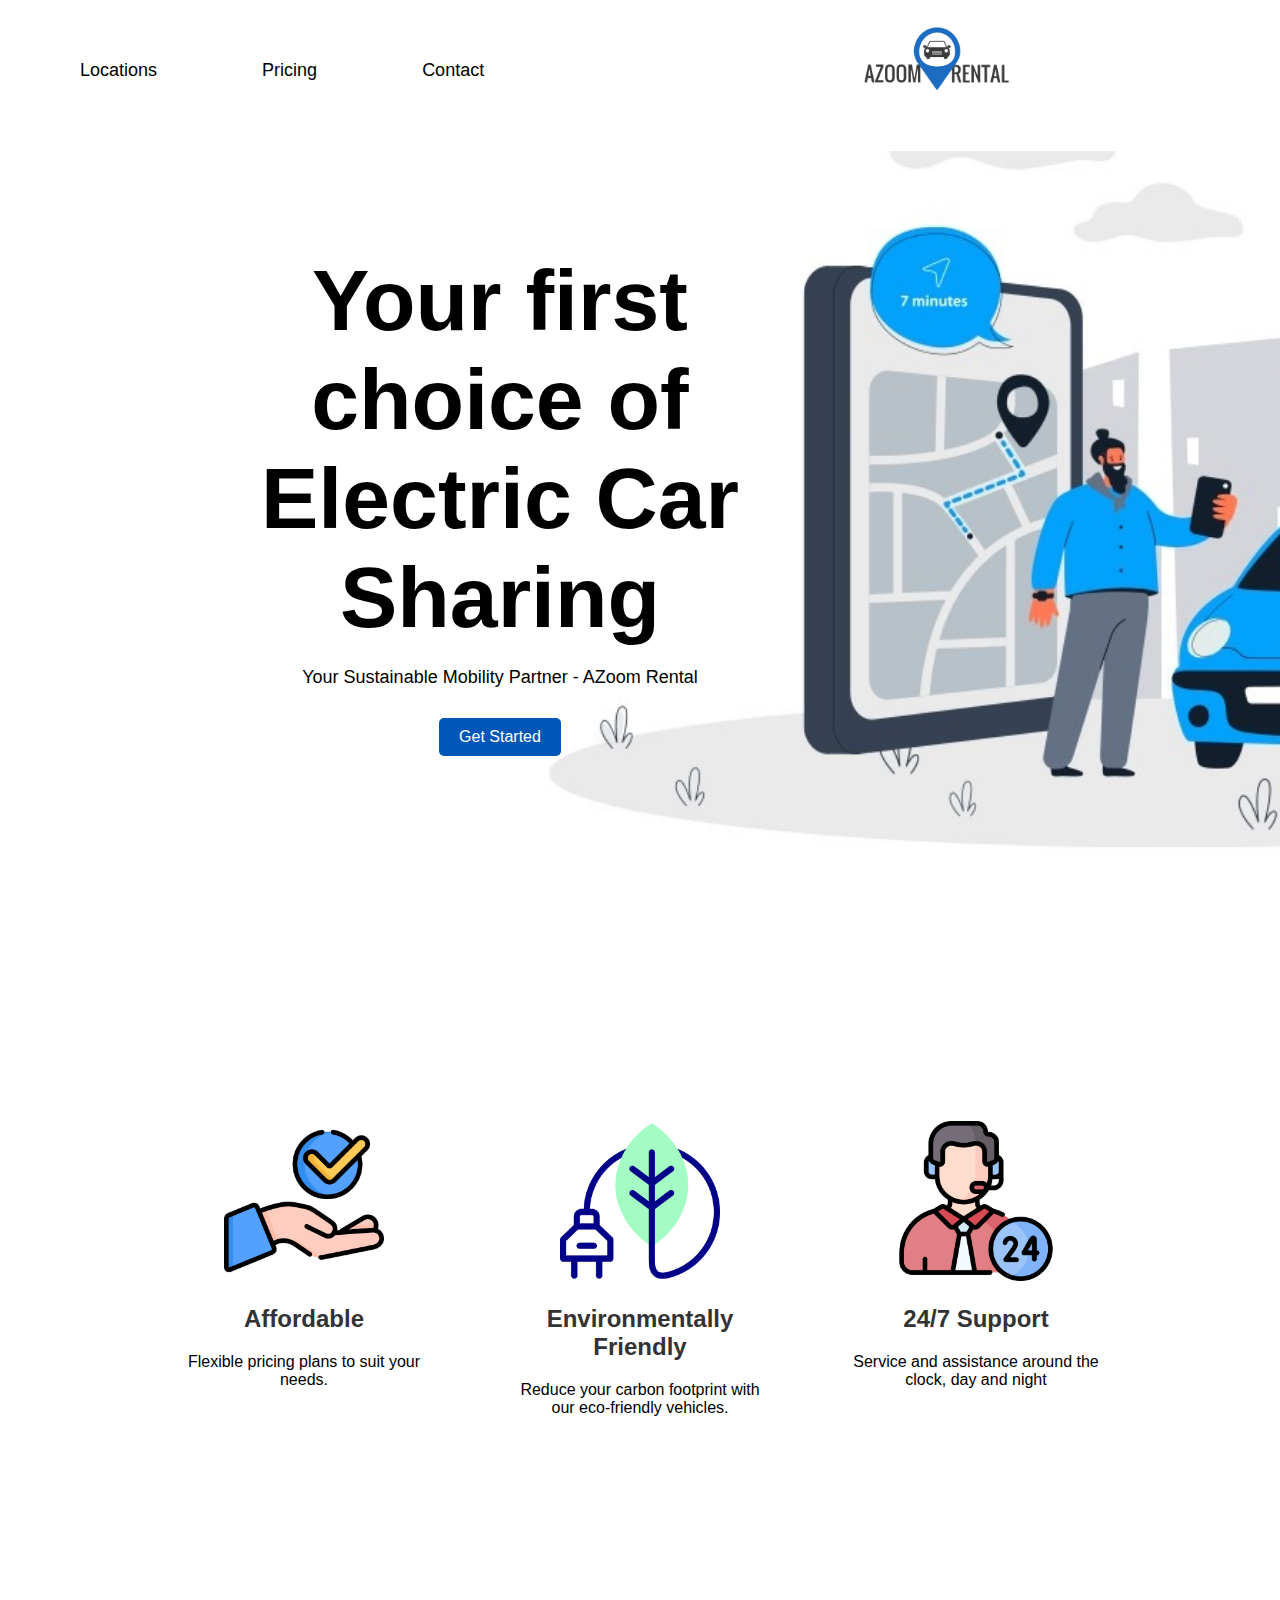
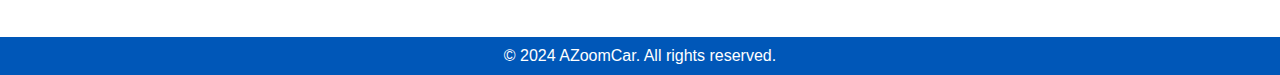
<file: index.html>
<!DOCTYPE html>
<html lang="en">
<head>
    <meta charset="UTF-8">
    <meta name="viewport" content="width=device-width, initial-scale=1.0">
    <title>AZoomCar</title>
    <link rel="stylesheet" href="style.css">
</head>
<body>
    <header>
        <nav>
            <div class="logo">
                <a href="index.html"><img src="logo.png" alt="AZoomCar Logo"></a>
            </div>
            <div class="container">
                <ul class="nav-links">
                    <li><a href="pricing.html#location">Locations</a></li>
                    <li><a href="pricing.html">Pricing</a></li>
                    <li><a href="contact.html">Contact</a></li>
                </ul>
            </div>
        </nav>
    </header>
    <section class="banner_main">
        <div class="container_main">
            <h1>Your first choice of Electric Car Sharing</h1>
            </h1>
            <p>Your Sustainable Mobility Partner - AZoom Rental</p>
            <a href="pricing.html" class="btn1">Get Started</a>
        </div>
    </section>
    <div class="container">
        <div class="main-table">
            <div class="main-column">
                <img src="success_icon.png" alt="Convenience Logo">
                <h2>Affordable</h2>
                <p>Flexible pricing plans to suit your needs.</p>
            </div>
            <div class="main-column">
                <img src="organic.png" alt="Eco-friendly Logo">
                <h2>Environmentally Friendly</h2>
                <p>Reduce your carbon footprint with our eco-friendly vehicles.</p>
            </div>
            <div class="main-column">
                <img src="support.png" alt="24 Hour Support">
                <h2>24/7 Support</h2>
                <p>Service and assistance around the clock, day and night</p>
            </div>
        </div>
    </div>
    <footer>
        <div class="container">
            <p>&copy; 2024 AZoomCar. All rights reserved.</p>
        </div>
    </footer>
</body>
</html>
</file>
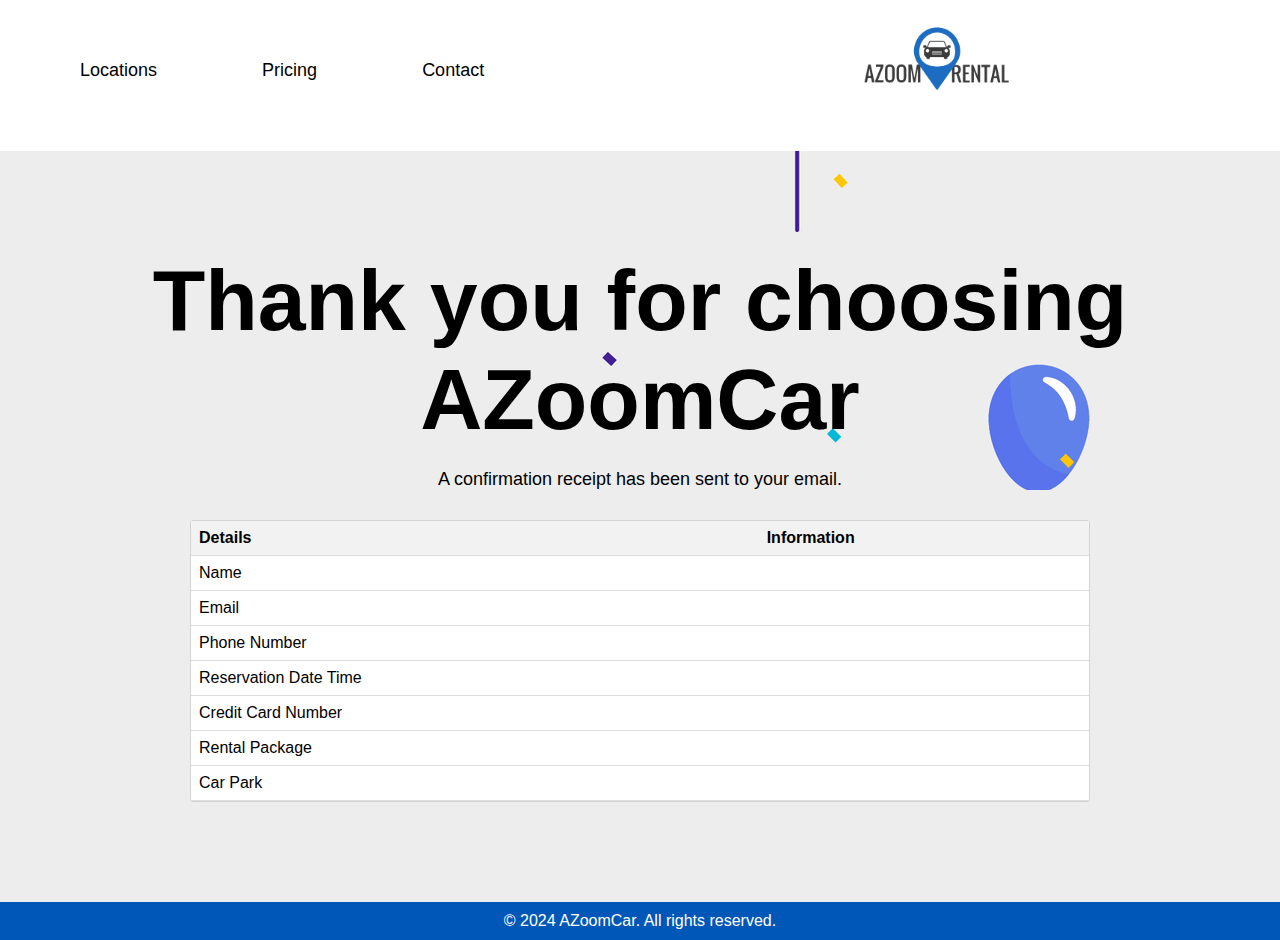
<file: confirmation.html>
<!DOCTYPE html>
<html lang="en">
<head>
    <meta charset="UTF-8">
    <meta name="viewport" content="width=device-width, initial-scale=1.0">
    <title>AZoomCar</title>
    <link rel="stylesheet" href="style.css">
    <script src="script.js"></script>
    <style>
      body{
        background-color: #ededed;
      }
      table {
        width: 100%;
        border-collapse: collapse;
      }
      th, td {
        padding: 8px;
        text-align: left;
        border-bottom: 1px solid #ddd;
      }
      th {
        background-color: #f2f2f2;
      }
    </style>
</head>
<body>
    <header>
        <nav>
            <div class="logo">
                <a href="index.html"><img src="logo.png" alt="AZoomCar Logo"></a>
            </div>
            <div class="container">
                <ul class="nav-links">
                  <li><a href="pricing.html#location">Locations</a></li>
                  <li><a href="pricing.html">Pricing</a></li>
                  <li><a href="contact.html">Contact</a></li>
                </ul>
            </div>
        </nav>
    </header>
    <section class="confirm_banner">
        <div class="confirm_container">
            <h1>Thank you for choosing AZoomCar</h1>
            </h1>
            <p>A confirmation receipt has been sent to your email.</p>
        </div>
        <div class="row">
            <div class="col-75">
              <div class="confirm_rent">
                <table>
                  <tr>
                    <th>Details</th>
                    <th>Information</th>
                  </tr>
                  <tr>
                    <td>Name</td>
                    <td><span id="customerName"></span></td>
                  </tr>
                  <tr>
                    <td>Email</td>
                    <td><span id="customerEmail"></span></td>
                  </tr>
                  <tr>
                    <td>Phone Number</td>
                    <td><span id="customerPhoneNumber"></span></td>
                  </tr>
                  <tr>
                    <td>Reservation Date Time</td>
                    <td><span id="reservationDateTime"></span></td>
                  </tr>
                  <tr>
                    <td>Credit Card Number</td>
                    <td><span id="rentalCreditCardNumber"></span></td>
                  </tr>
                  <tr>
                    <td>Rental Package</td>
                    <td><span id="rentalPackage"></span></td>
                  </tr>
                  <tr>
                    <td>Car Park</td>
                    <td><span id="carPark"></span></td>
                  </tr>
                </table>
              </div>
            </div>
        </div>
    </section>

    <script>
        // Retrieve URL parameters
        var urlParams = new URLSearchParams(window.location.search);
        
        // Set rental details
        document.getElementById('customerName').innerText = urlParams.get('name');
        document.getElementById('customerEmail').innerText = urlParams.get('email');
        document.getElementById('customerPhoneNumber').innerText = urlParams.get('phoneNumber');
        document.getElementById('reservationDateTime').innerText = urlParams.get('reservationDateTime');
        document.getElementById('rentalCreditCardNumber').innerText = urlParams.get('creditCardNumber');
        document.getElementById('rentalPackage').innerText = urlParams.get('rentalPackage');
        document.getElementById('carPark').innerText = urlParams.get('carPark');
    </script>
    <footer>
      <div class="container">
          <p>&copy; 2024 AZoomCar. All rights reserved.</p>
      </div>
  </footer>
</body>
</html>
</file>
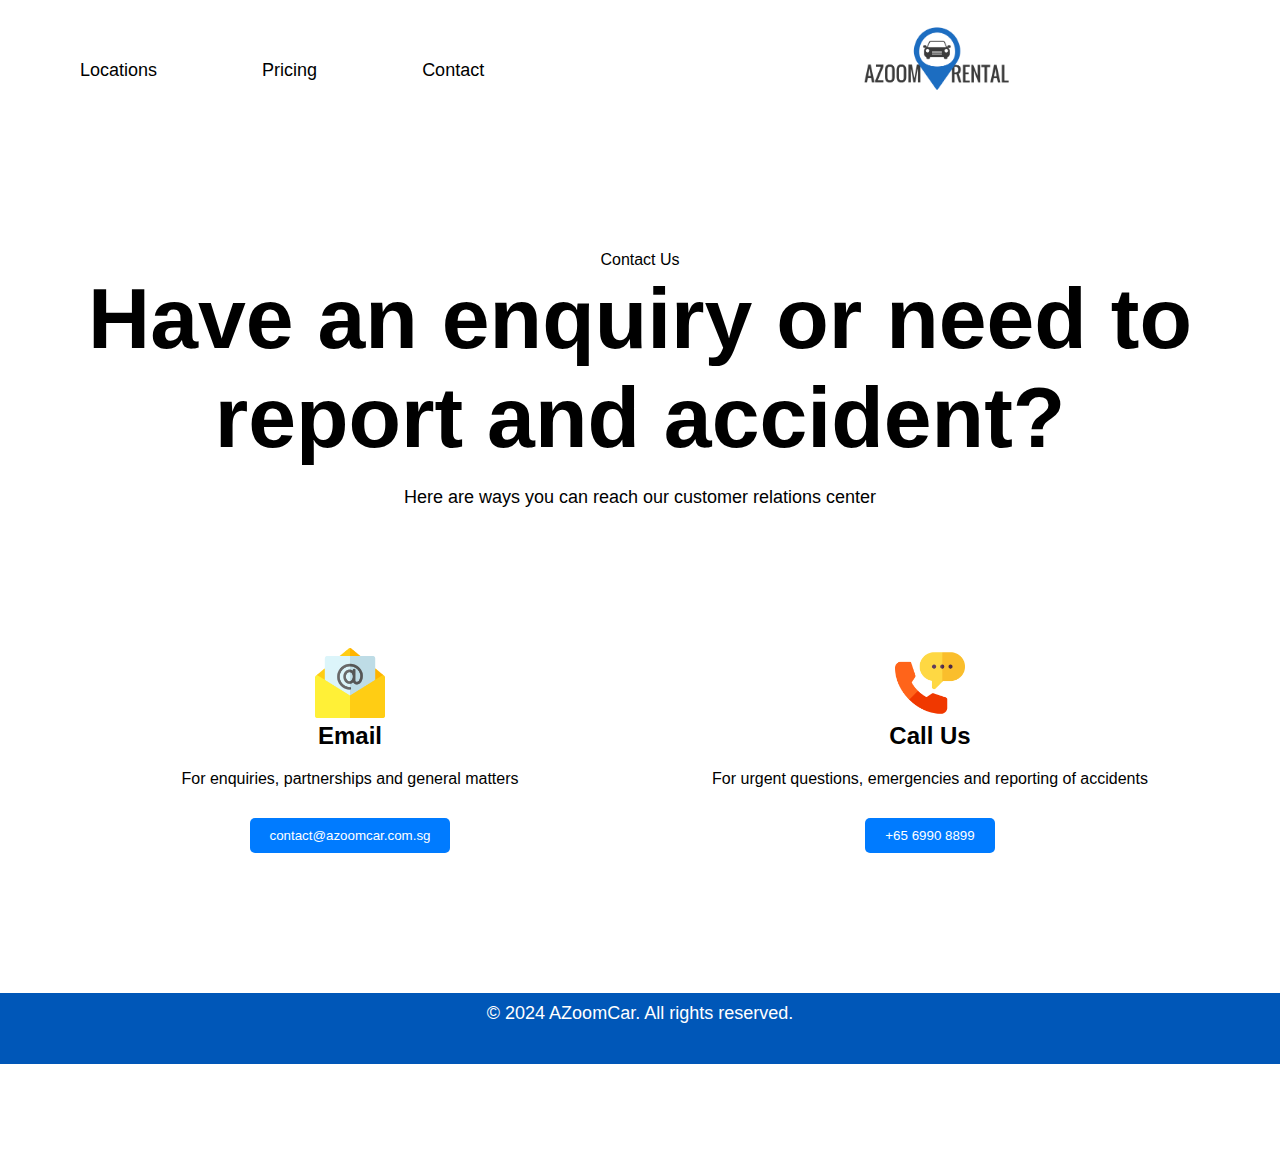
<file: contact.html>
<!DOCTYPE html>
<html lang="en">
<head>
    <meta charset="UTF-8">
    <meta name="viewport" content="width=device-width, initial-scale=1.0">
    <title>AZoomCar</title>
    <link rel="stylesheet" href="style.css">
</head>
<body>
    <header>
        <nav>
            <div class="logo">
                <a href="index.html"><img src="logo.png" alt="AZoomCar Logo"></a>
            </div>
            <div class="container">
                <ul class="nav-links">
                    <li><a href="pricing.html#location">Locations</a></li>
                    <li><a href="pricing.html">Pricing</a></li>
                    <li><a href="contact.html">Contact</a></li>
                </ul>
            </div>
        </nav>
    </header>
    <section class="banner">
        <div class="container">
            <span>Contact Us</span>
            <h1>Have an enquiry or need to report and accident?</h1>
            </h1>
            <p>Here are ways you can reach our customer relations center</p>
        </div>
    <div class="container">
        <div class="contact-table">
            <div class="contact-column">
                <img src="email.png" alt="email">
                <h2>Email</h2>
                <ul>
                    <li>For enquiries, partnerships and general matters</li>
                </ul>
                <button>contact@azoomcar.com.sg</button>
            </div>
            <div class="contact-column">
                <img src="phone.png" alt="phone">
                <h2>Call Us</h2>
                <ul>
                    <li>For urgent questions, emergencies and reporting of accidents</li>
                </ul>
                <button>+65 6990 8899</button>
            </div>
        </div>
    </div>
    <footer>
        <div class="container">
            <p>&copy; 2024 AZoomCar. All rights reserved.</p>
        </div>
    </footer>
</body>
</html>
</file>
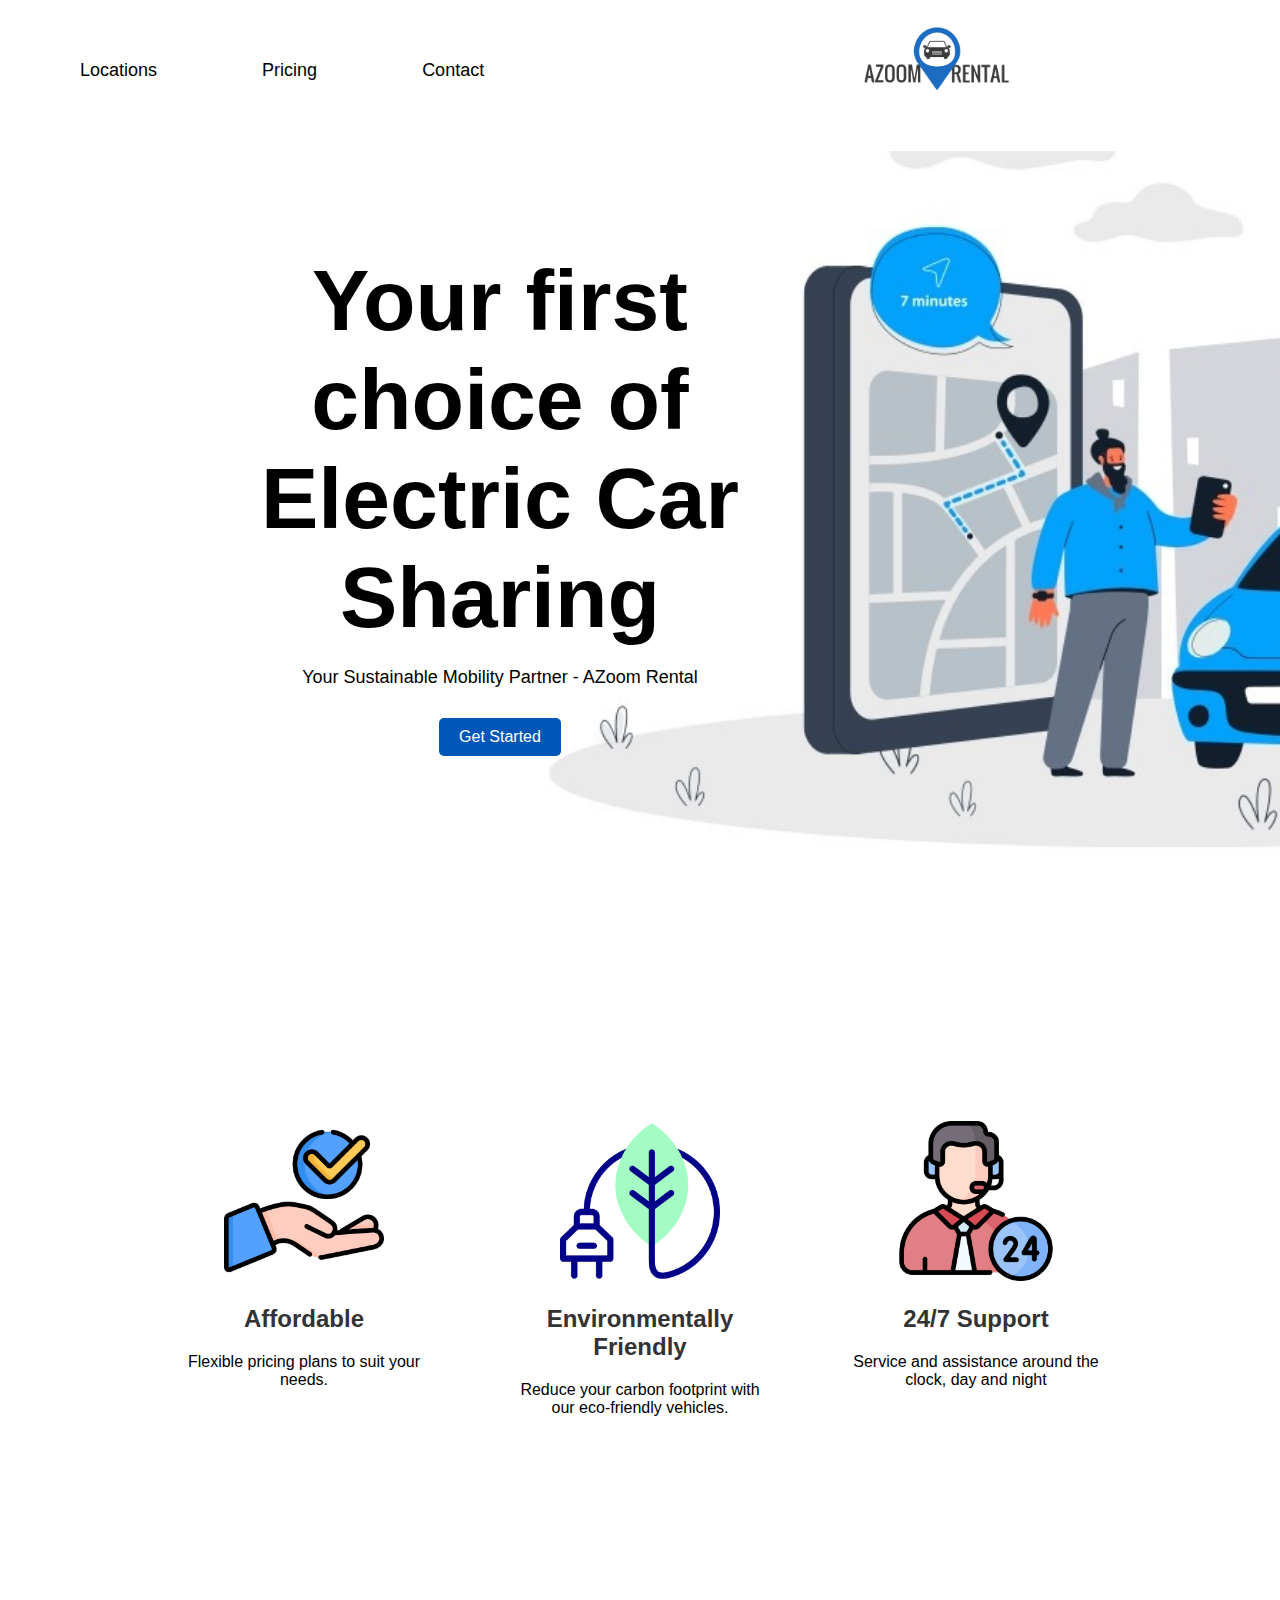
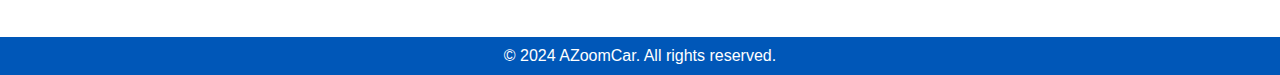
<file: main.html>
<!DOCTYPE html>
<html lang="en">
<head>
    <meta charset="UTF-8">
    <meta name="viewport" content="width=device-width, initial-scale=1.0">
    <title>AZoomCar</title>
    <link rel="stylesheet" href="style.css">
</head>
<body>
    <header>
        <nav>
            <div class="logo">
                <a href="main.html"><img src="logo.png" alt="AZoomCar Logo"></a>
            </div>
            <div class="container">
                <ul class="nav-links">
                    <li><a href="pricing.html#location">Locations</a></li>
                    <li><a href="pricing.html">Pricing</a></li>
                    <li><a href="contact.html">Contact</a></li>
                </ul>
            </div>
        </nav>
    </header>
    <section class="banner_main">
        <div class="container_main">
            <h1>Your first choice of Electric Car Sharing</h1>
            </h1>
            <p>Your Sustainable Mobility Partner - AZoom Rental</p>
            <a href="pricing.html" class="btn1">Get Started</a>
        </div>
    </section>
    <div class="container">
        <div class="main-table">
            <div class="main-column">
                <img src="success_icon.png" alt="Convenience Logo">
                <h2>Affordable</h2>
                <p>Flexible pricing plans to suit your needs.</p>
            </div>
            <div class="main-column">
                <img src="organic.png" alt="Eco-friendly Logo">
                <h2>Environmentally Friendly</h2>
                <p>Reduce your carbon footprint with our eco-friendly vehicles.</p>
            </div>
            <div class="main-column">
                <img src="support.png" alt="24 Hour Support">
                <h2>24/7 Support</h2>
                <p>Service and assistance around the clock, day and night</p>
            </div>
        </div>
    </div>
    <footer>
        <div class="container">
            <p>&copy; 2024 AZoomCar. All rights reserved.</p>
        </div>
    </footer>
</body>
</html>
</file>
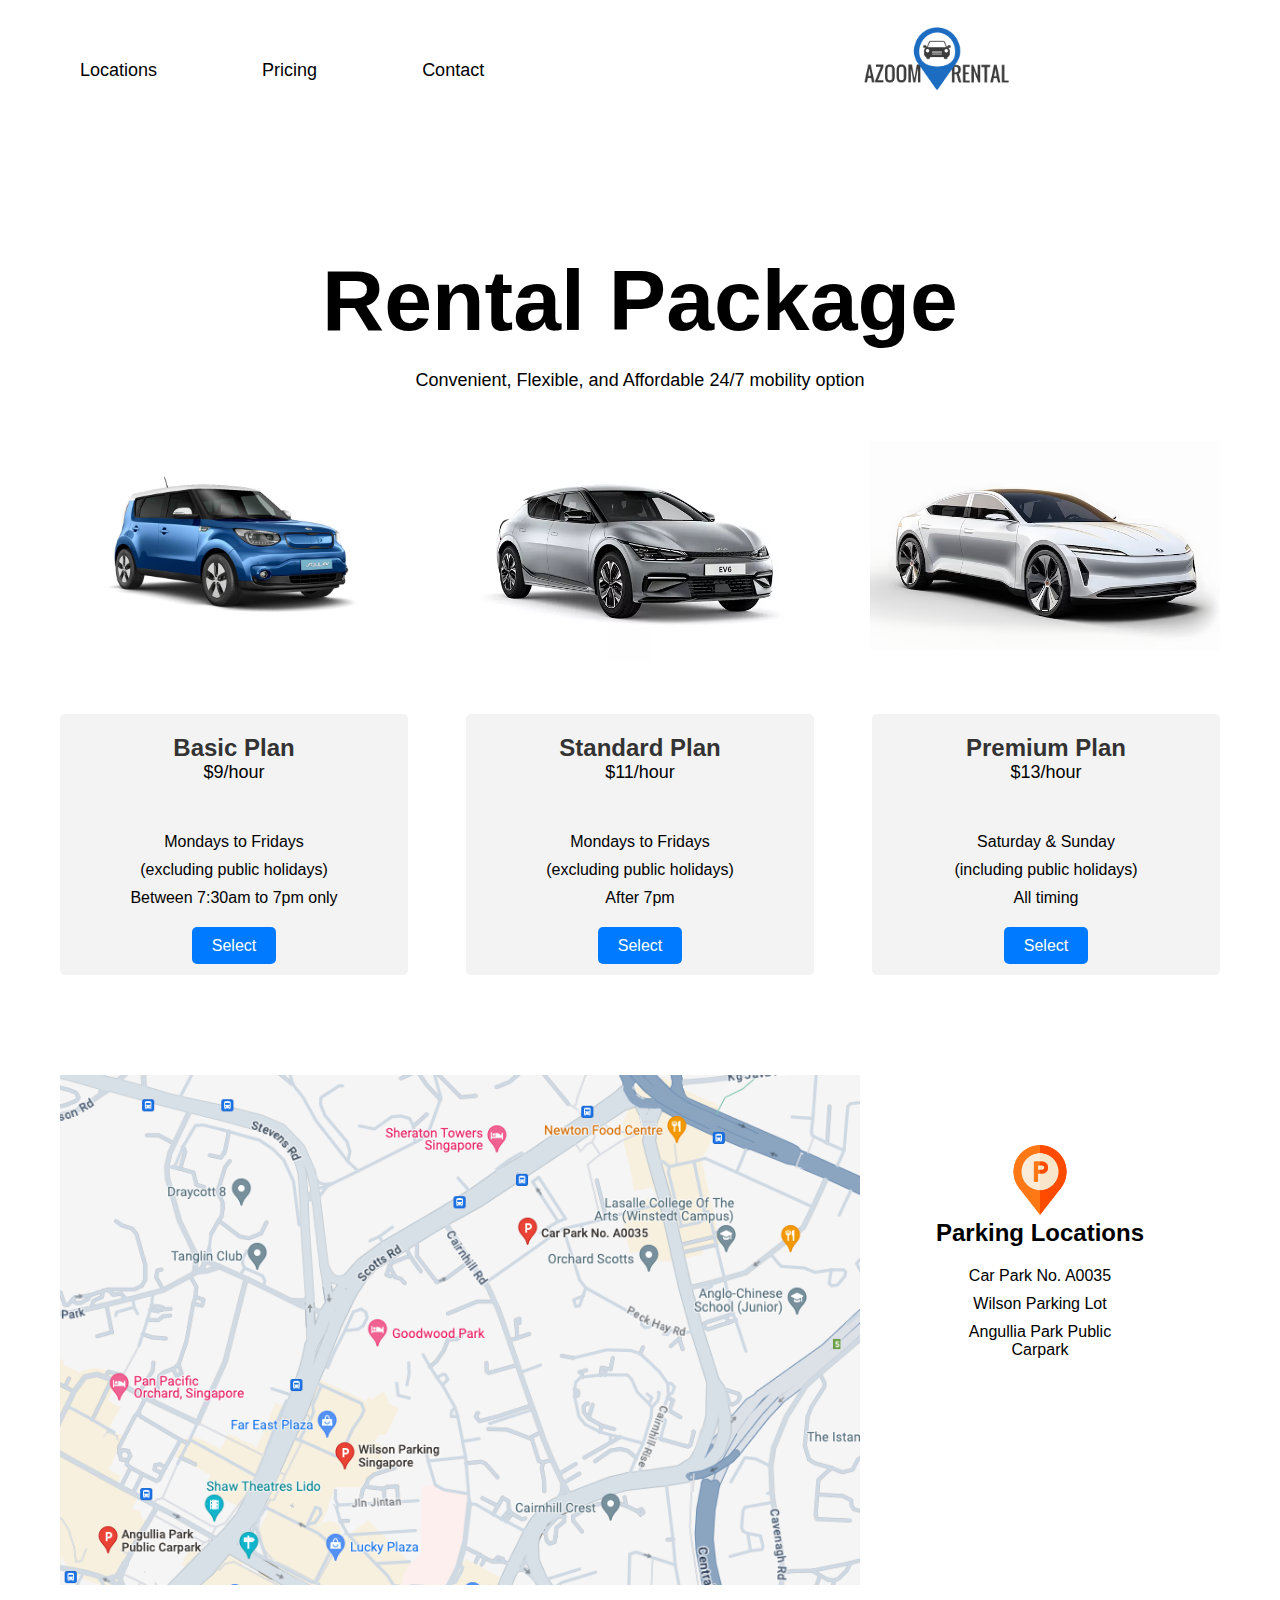
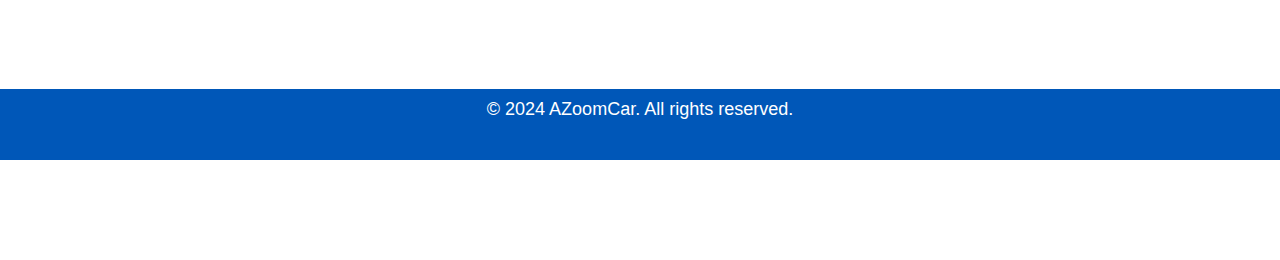
<file: pricing.html>
<!DOCTYPE html>
<html lang="en">
<head>
    <meta charset="UTF-8">
    <meta name="viewport" content="width=device-width, initial-scale=1.0">
    <title>AZoomCar</title>
    <link rel="stylesheet" href="style.css">
</head>
<body>
    <header>
        <nav>
            <div class="logo">
                <a href="index.html"><img src="logo.png" alt="AZoomCar Logo"></a>
            </div>
            <div class="container">
                <ul class="nav-links">
                    <li><a href="pricing.html#location">Locations</a></li>
                    <li><a href="pricing.html">Pricing</a></li>
                    <li><a href="contact.html">Contact</a></li>
                </ul>
            </div>
        </nav>
    </header>
    <section class="banner">
        <div class="container">
            <h1>Rental Package</h1>
            </h1>
            <p>Convenient, Flexible, and Affordable 24/7 mobility option</p>
        </div>
    <div class="container">
        <div class="pricing-table">
            <div class="car-column">
                <img src="kiacar1.png" alt="car 1">
            </div>
            <div class="car-column">
                <img src="kiacar2.png" alt="car 2">
            </div>
            <div class="car-column">
                <img src="kiacar3.png" alt="car 3">
            </div>
        </div>
        <div class="pricing-table">
            <div class="pricing-column">
                <h2>Basic Plan</h2>
                <p class="price">$9/hour</p>
                <ul>
                    <li>Mondays to Fridays</li>
                    <li>(excluding public holidays)</li>
                    <li>Between 7:30am to 7pm only</li>
                </ul>
                <a href="#" onclick="confirmSelection('Basic Plan')">Select</a>
            </div>
            <div class="pricing-column">
                <h2>Standard Plan</h2>
                <p class="price">$11/hour</p>
                <ul>
                    <li>Mondays to Fridays</li>
                    <li>(excluding public holidays)</li>
                    <li>After 7pm</li>
                </ul>
                <a href="#" onclick="confirmSelection('Standard Plan')">Select</a>
            </div>
            <div class="pricing-column">
                <h2>Premium Plan</h2>
                <p class="price">$13/hour</p>
                <ul>
                    <li>Saturday & Sunday</li>
                    <li>(including public holidays)</li>
                    <li>All timing</li>
                </ul>
                <a href="#" onclick="confirmSelection('Premium Plan')">Select</a>
            </div>
        </div>
    </div>

    <div class="container">
        <div class="contact-table">
            <div class="map-column" id="location">
                <img src="map.png" alt="email">
            </div>
            <div class="parking-column">
                <img src="parking-sign.png" alt="parking">
                <h2>Parking Locations</h2>
                <ul>
                    <li>Car Park No. A0035</li>
                    <li>Wilson Parking Lot</li>
                    <li>Angullia Park Public Carpark</li>
                </ul>
            </div>
        </div>
    </div>
    <footer>
        <div class="container">
            <p>&copy; 2024 AZoomCar. All rights reserved.</p>
        </div>
    </footer>
    <script>
        // Function to display a confirmation message
        function confirmSelection(planName) {
            // Display a confirmation dialog
            var confirmation = confirm("Are you sure you want to select the " + planName + " plan? A deposit of $200 is required to confirm the booking.");
            // Check user's choice
            if (confirmation) {
                // If user confirms, redirect to rent.html
                window.location.href = "rent.html";
            }
        }
    </script>
</body>
</html>
</file>
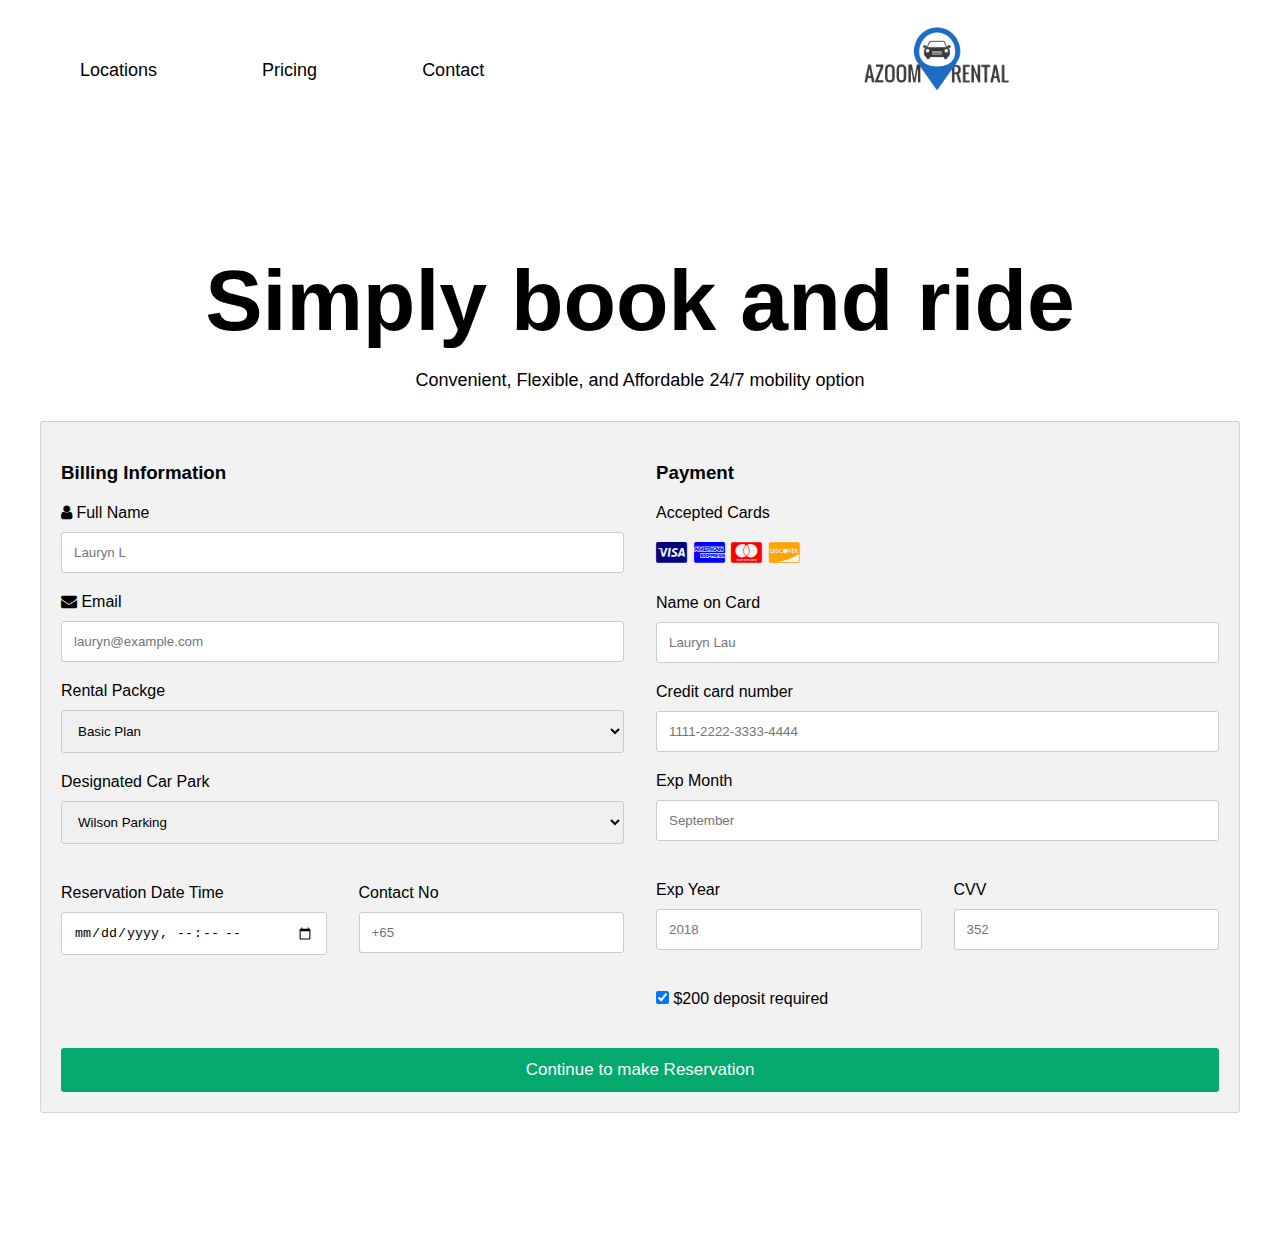
<file: rent.html>
<!DOCTYPE html>
<html lang="en">
<head>
    <meta charset="UTF-8">
    <meta name="viewport" content="width=device-width, initial-scale=1.0">
    <title>AZoomCar</title>
    <link rel="stylesheet" href="https://cdnjs.cloudflare.com/ajax/libs/font-awesome/4.7.0/css/font-awesome.min.css">
    <link rel="stylesheet" href="style.css">
    <script src="script.js"></script>
</head>
<body>
    <header>
        <nav>
            <div class="logo">
                <a href="index.html"><img src="logo.png" alt="AZoomCar Logo"></a>
            </div>
            <div class="container">
                <ul class="nav-links">
                    <li><a href="pricing.html#location">Locations</a></li>
                    <li><a href="pricing.html">Pricing</a></li>
                    <li><a href="contact.html">Contact</a></li>
                </ul>
            </div>
        </nav>
    </header>
    <section class="banner">
        <div class="container">
            <h1>Simply book and ride</h1>
            </h1>
            <p>Convenient, Flexible, and Affordable 24/7 mobility option</p>
        </div>

        <div class="row">
            <div class="col-75">
              <div class="container_rent">
                <form id="rentalForm">
                
                  <div class="row">
                    <div class="col-50">
                      <h3>Billing Information</h3>
                      <label for="name"><i class="fa fa-user"></i> Full Name</label>
                      <input type="text" id="name" name="name" placeholder="Lauryn L">
                      <label for="email"><i class="fa fa-envelope"></i> Email</label>
                      <input type="text" id="email" name="email" placeholder="lauryn@example.com">
                      <label for="rentalPackage"></i> Rental Packge</label>
                      <select id="rentalPackage" name="rentalPackage">
                        <option value="Basic">Basic Plan</option>
                        <option value="Standard">Standard Plan</option>
                        <option value="Premium">Premium Plan</option>
                      </select>
                      <label for="carPark"> Designated Car Park</label>
                      <select id="carPark" name="carPark">
                        <option value="Wilson Parking">Wilson Parking</option>
                        <option value="Car Park No.A0035">Car Park No.A0035</option>
                        <option value="Angullia Park">Angullia Park</option>
                      </select>          
                      <div class="row">
                        <div class="col-50">
                          <label for="reservationDateTime">Reservation Date Time</label>
                          <input type="datetime-local" id="reservationDateTime" name="reservationDateTime">                        </div>
                        <div class="col-50">
                            <label for="phoneNumber">Contact No</label>
                            <input type="text" id="phoneNumber" name="phoneNumber" placeholder="+65">
                          </div>
                      </div>
                    </div>
          
                    <div class="col-50">
                      <h3>Payment</h3>
                      <label for="fname">Accepted Cards</label>
                      <div class="icon-container">
                        <i class="fa fa-cc-visa" style="color:navy;"></i>
                        <i class="fa fa-cc-amex" style="color:blue;"></i>
                        <i class="fa fa-cc-mastercard" style="color:red;"></i>
                        <i class="fa fa-cc-discover" style="color:orange;"></i>
                      </div>
                      <label for="name">Name on Card</label>
                      <input type="text" id="name" name="name" placeholder="Lauryn Lau">
                      <label for="creditCardNumber">Credit card number</label>
                      <input type="text" id="creditCardNumber" name="creditCardNumber" placeholder="1111-2222-3333-4444">
                      <label for="expmonth">Exp Month</label>
                      <input type="text" id="expmonth" name="expmonth" placeholder="September">
                      <div class="row">
                        <div class="col-50">
                          <label for="expiryDate">Exp Year</label>
                          <input type="text" id="expiryDate" name="expiryDate" placeholder="2018">
                        </div>
                        <div class="col-50">
                          <label for="cvv">CVV</label>
                          <input type="text" id="cvv" name="cvv" placeholder="352">
                        </div>
                      </div>
                      <label>
                        <input type="checkbox" checked="checked" name="sameadr"> $200 deposit required
                      </label>  
                    </div>
                  </div>
                  <label>
                    <input type="submit" value="Continue to make Reservation" class="btn" id="reserveButton">
                </form>
              </div>
            </div>

            <script src="script.js"></script>
</body>
</html>
</file>
<file: style.css>
* {
    margin: 0;
    padding: 0;
    box-sizing: border-box;
}

/* Responsive layout - when the screen is less than 800px wide, make the two columns stack on top of each other instead of next to each other (also change the direction - make the "cart" column go on top) */
@media (max-width: 800px) {
    .row {
      flex-direction: column-reverse;
    }
    .col-25 {
      margin-bottom: 20px;
    }
  }

body {
    font-family: Arial, sans-serif;
}

.container {
    max-width: 1200px;
    margin: 0 auto;
    padding: 0 20px;
}

.banner_main {
    padding: 400px;
    text-align: center;
    background-image:url('background.png'); 
    background-repeat:no-repeat; 
    background-attachment: fixed;  
    background-size: cover;
}

.banner_main h1 {
    font-size: 86px;
    margin-bottom: 20px;
}

.banner_main p {
    font-size: 18px;
    margin-bottom: 30px;
}

.container_main {
    width:  800px;
    margin: -300px -300px;
    padding: 0 120px;
}

.container_rent {
    background-color: #f2f2f2;
    max-width: 1200px;
    margin: 0 auto;
    padding: 0 20px;
    border: 1px solid lightgrey;
    border-radius: 3px;
    text-align: left;
  }


header {
    background-color: #ffffff;
    color: #210d0d;
    padding: 40px;
    font-size: 18px;
}

.logo img {
    height: 100px;
    float: right;
    margin: -30px 210px 0 0;
}
.main-table {
    display: flex;
    justify-content: space-between;
    margin-top: 50px;
    padding: 100px;;
}

.main-column {
    flex-basis: 30%;
    padding: 20px;
    text-align: center;
    border-radius: 5px;
}

.main-column h2 {
    color: #333;
}

.main-column img {
    width: 160px;
}

.main-column h2 {
    padding: 20px;
}

.nav-links {
    list-style: none;
}

.nav-links li {
    display: inline-block;
    margin-right: 100px;
}

.nav-links li:last-child {
    margin-right: 0;
}

.nav-links a {
    color: #000;
    text-decoration: none;
}

.nav-links a:hover {
    color: #0057B8;
    text-decoration: none;
}

.row {
    display: -ms-flexbox; /* IE10 */
    display: flex;
    -ms-flex-wrap: wrap; /* IE10 */
    flex-wrap: wrap;
    margin: 20px -16px;
  }

  .row h3 {
    padding: 20px 0 20px 0;
  }

  .col-25 {
    -ms-flex: 25%; /* IE10 */
    flex: 25%;
  }
  
  .col-50 {
    -ms-flex: 50%; /* IE10 */
    flex: 50%;
  }
  
  .col-75 {
    -ms-flex: 75%; /* IE10 */
    flex: 75%;
  }
  
  .col-25,
  .col-50,
  .col-75 {
    padding: 0 16px;
  }
  
  input[type=text] {
    width: 100%;
    margin-bottom: 20px;
    padding: 12px;
    border: 1px solid #ccc;
    border-radius: 3px;
  }

  input[type=datetime-local] {
    width: 100%;
    margin-bottom: 20px;
    padding: 12px;
    border: 1px solid #ccc;
    border-radius: 3px;
  }

  select {
    width: 100%;
    margin-bottom: 20px;
    padding: 12px;
    border: 1px solid #ccc;
    border-radius: 3px;
  }
  
  label {
    margin-bottom: 10px;
    display: block;
  }
  
  .icon-container {
    margin-bottom: 20px;
    padding: 7px 0;
    font-size: 24px;
  }

  
  .btn {
    background-color: #04AA6D;
    color: white;
    padding: 12px;
    margin: 10px 0;
    border: none;
    width: 100%;
    border-radius: 3px;
    cursor: pointer;
    font-size: 17px;
  }
  
  .btn:hover {
    background-color: #45a049;
  }
  
  a {
    color: #2196F3;
  }
  
  hr {
    border: 1px solid lightgrey;
  }
  
  span.price {
    float: right;
    color: grey;
  }

.banner {
    padding: 100px 0;
    text-align: center;
}

.banner h1 {
    font-size: 86px;
    margin-bottom: 20px;
}

.banner p {
    font-size: 18px;
    margin-bottom: 30px;
}

.bannerimg {
    background-color: #F2F2F2;
    opacity: 50%;
    padding: 100px 0;
    border-radius: 400px;
    margin: 0 100px 0 100px;
    background-image: url('bg.png');
    background-repeat: no-repeat;
    background-attachment: fixed;  
    background-size: cover;
}

.bannerimg h2 {
    text-align: center;
}

.mycontainer div{
    width: 100%;
    overflow: auto;
    padding: 0;
    border-radius: 400px;
}

.btn1 {
    display: inline-block;
    padding: 10px 20px;
    background-color: #0057B8;
    color: #fff;
    text-decoration: none;
    border-radius: 5px;
}

.features {
    padding: 100px 0;
    text-align: center;
}

.feature {
    margin-bottom: 40px;
}

.feature h2 {
    font-size: 24px;
    margin-bottom: 10px;
}

.feature p {
    font-size: 18px;
}

footer {
    background-color: #0057B8;
    color: #fff;
    text-align: center;
    margin-top: 100px;
    padding: 10px;
}

/* pricing css */

.pricing-table {
    display: flex;
    justify-content: space-between;
    margin-top: 50px;
}

.pricing-column {
    flex-basis: 30%;
    background-color: #f3f3f3;
    padding: 20px;
    text-align: center;
    border-radius: 5px;
}

.car-column img {
    width: 350px;
}

.pricing-column h2 {
    color: #333;
}

.price {
    font-size: 24px;
    margin-bottom: 20px;
}

ul {
    list-style-type: none;
    padding: 20px;
}

li {
    margin-bottom: 10px;
}

.map-column img {
    width: 800px;
}

.parking-column {
    flex-basis: 50%;
    padding: 20px;
    text-align: center;
    margin: 50px;
}

.parking-column img {
    width: 70px;
}

.contact-table {
    display: flex;
    margin-top: 100px;
}

.contact-column {
    flex-basis: 50%;
    padding: 20px;
    text-align: center;
    border-radius: 5px;
    margin: 20px;
}

.contact-column button {
    background-color: #007bff;
    color: #fff;
    border: none;
    padding: 10px 20px;
    border-radius: 5px;
    cursor: pointer;
    transition: background-color 0.3s;
    text-decoration: none;
}

.contact-column img {
    width: 70px;
}

.pricing-column a {
    background-color: #007bff;
    color: #fff;
    border: none;
    padding: 10px 20px;
    border-radius: 5px;
    cursor: pointer;
    transition: background-color 0.3s;
    text-decoration: none;
}

button:hover {
    background-color: #0056b3;
}

/* confirmation page */

.confirm_container {
    background-image:url('thankyou.gif'); 
    background-repeat:repeat; 
    max-width: 1200px;
    margin: 0 auto;
    padding: 0 20px; 
}

.confirm_banner {
    padding: 0 0;
    text-align: center;
}

.confirm_banner h1 {
    padding-top: 100px;
    font-size: 86px;
    margin-bottom: 20px;
}

.confirm_banner p {
    font-size: 18px;
    margin-bottom: 30px;
}

.confirm_rent {
    background-color: #ffffff;
    max-width: 900px;
    margin: 0 auto;
    border: 1px solid lightgrey;
    border-radius: 3px;
    text-align: left;

}
</file>
